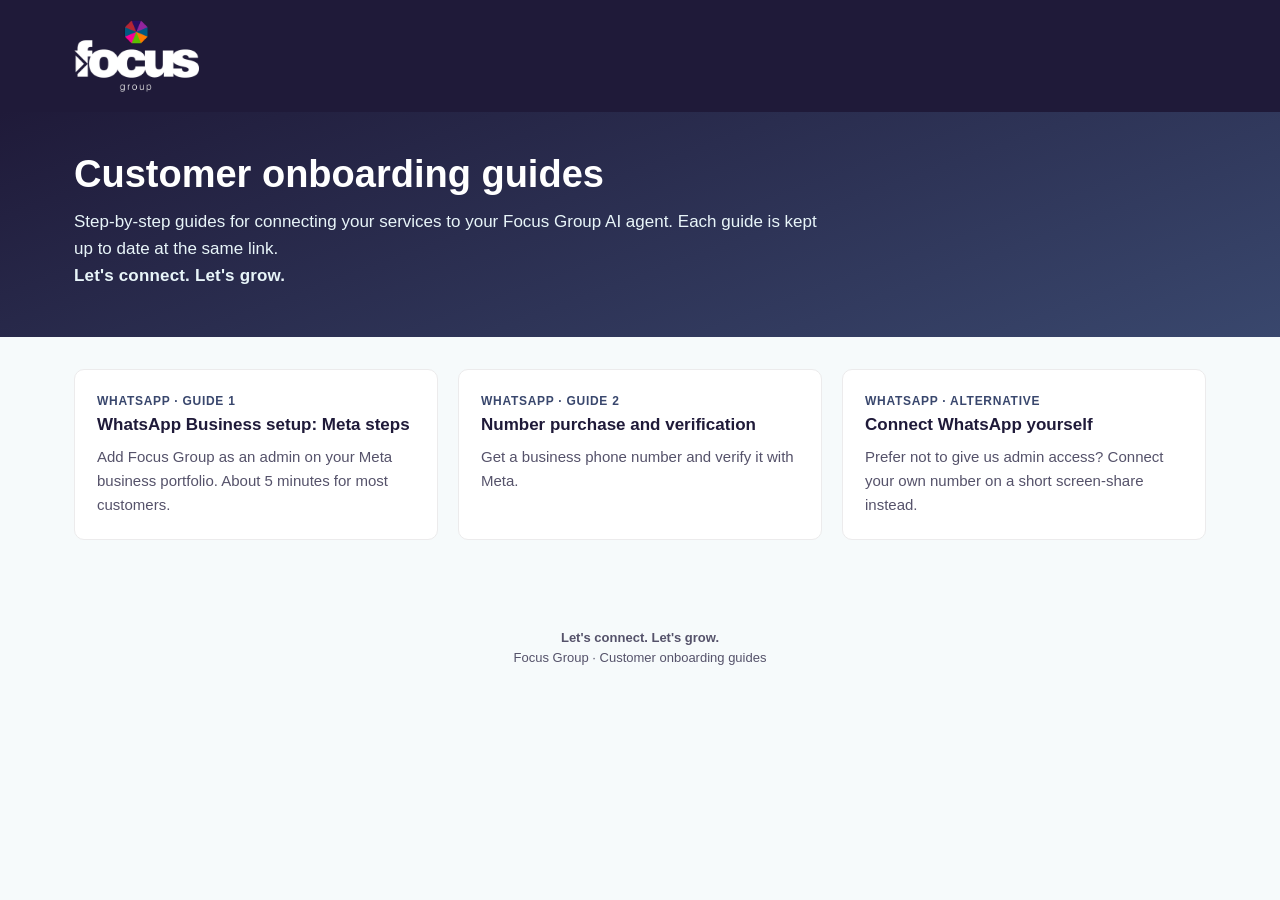
<file: index.html>
<!DOCTYPE html>
<html lang="en-GB">
<head>
<meta charset="utf-8">
<meta name="viewport" content="width=device-width, initial-scale=1">
<title>Customer onboarding guides | Focus Group</title>
<meta name="description" content="Focus Group customer onboarding guides for AI agents.">
<link rel="icon" type="image/png" href="assets/img/favicon.png">
<link rel="apple-touch-icon" href="assets/img/apple-touch-icon.png">
<link rel="stylesheet" href="assets/style.css">
</head>
<body>

<header class="site-header">
  <div class="wrap">
    <a class="logo" href="./" aria-label="Focus Group home"><img src="assets/img/focus-group-logo-white.png" alt="Focus Group"></a>
  </div>
</header>

<div class="hero">
  <div class="wrap">
    <img class="print-logo" src="assets/img/focus-group-logo-navy.png" alt="Focus Group">
    <h1>Customer onboarding guides</h1>
    <p>Step-by-step guides for connecting your services to your Focus Group AI agent. Each guide is kept up to date at the same link.</p>
    <p class="strap">Let's connect. Let's grow.</p>
  </div>
</div>

<div class="layout" style="grid-template-columns: 1fr;">
  <main>
    <div class="cards">
      <a class="card" href="whatsapp/">
        <div class="tag">WhatsApp · Guide 1</div>
        <h3>WhatsApp Business setup: Meta steps</h3>
        <p>Add Focus Group as an admin on your Meta business portfolio. About 5 minutes for most customers.</p>
      </a>
      <a class="card" href="whatsapp/number/">
        <div class="tag">WhatsApp · Guide 2</div>
        <h3>Number purchase and verification</h3>
        <p>Get a business phone number and verify it with Meta.</p>
      </a>
      <a class="card" href="whatsapp/self-connect/">
        <div class="tag">WhatsApp · Alternative</div>
        <h3>Connect WhatsApp yourself</h3>
        <p>Prefer not to give us admin access? Connect your own number on a short screen-share instead.</p>
      </a>
    </div>
  </main>
</div>

<footer><strong>Let's connect. Let's grow.</strong><br>Focus Group · Customer onboarding guides</footer>
</body>
</html>
</file>
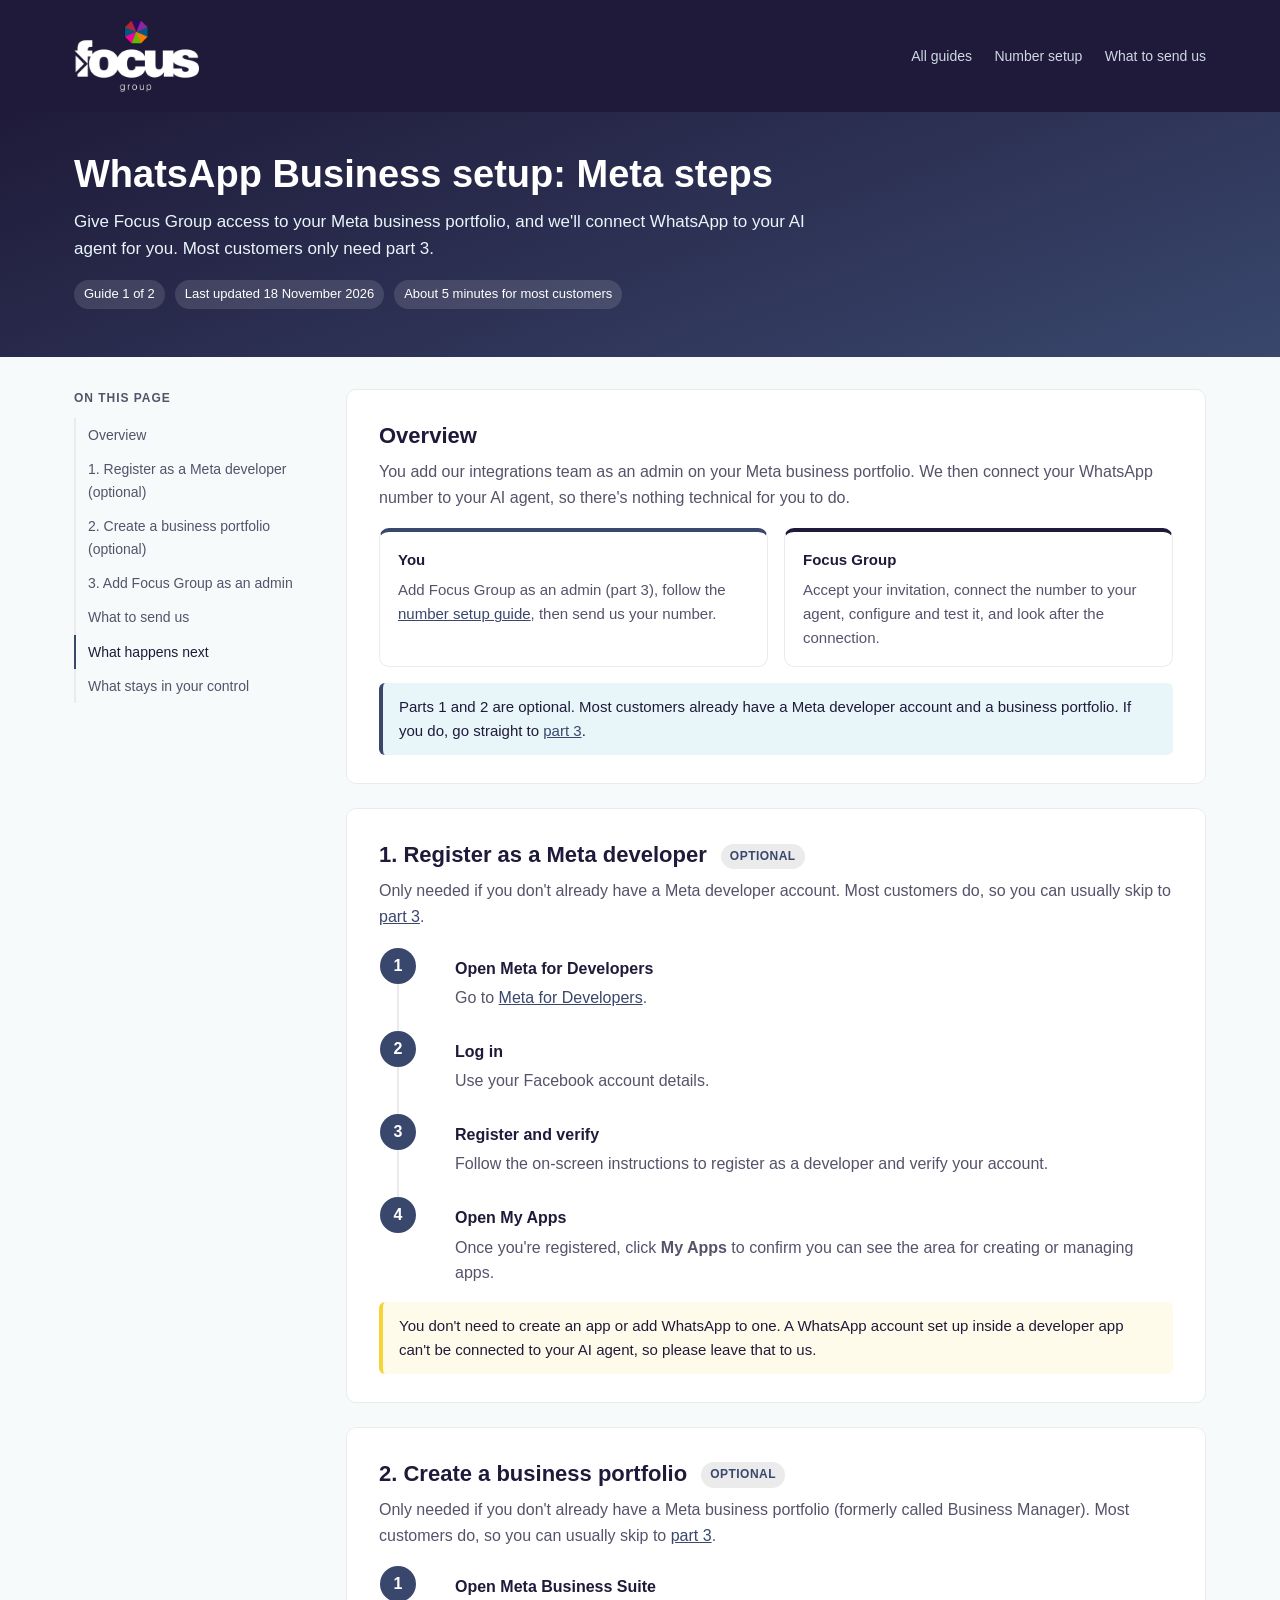
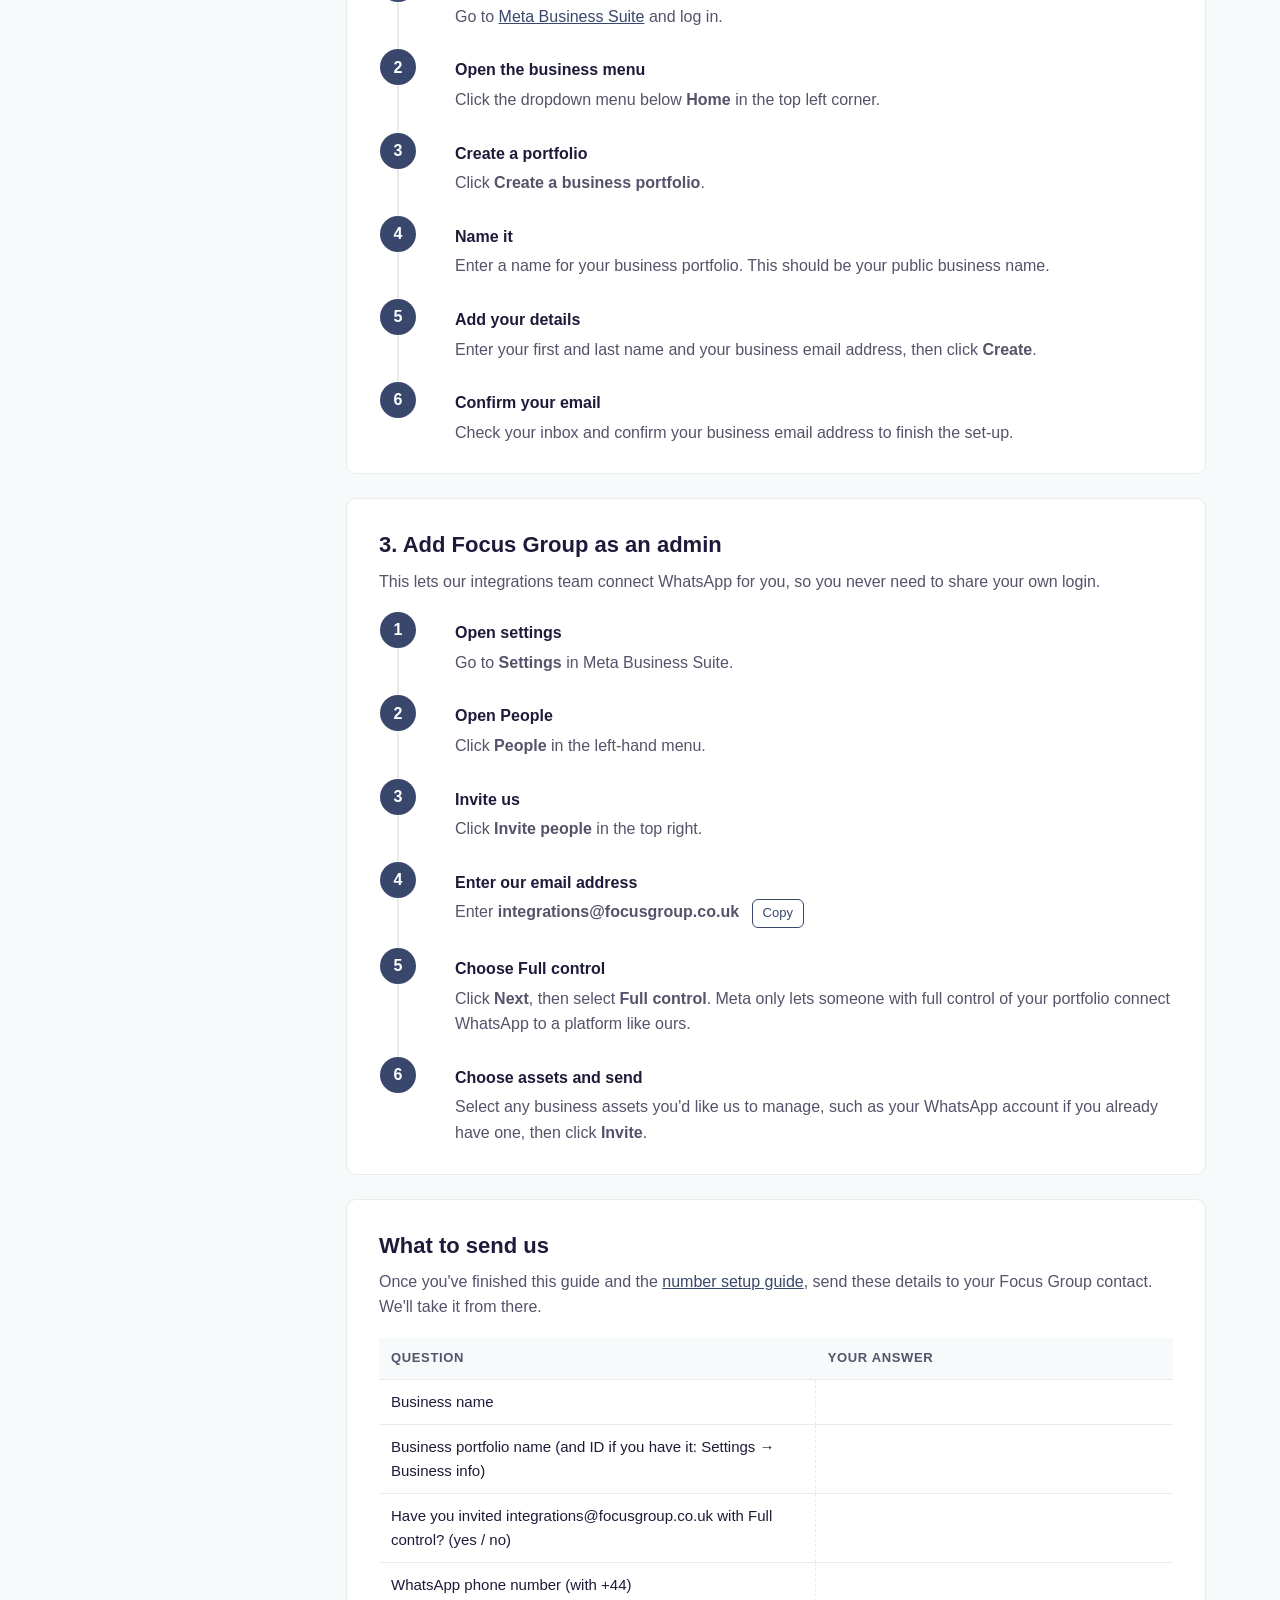
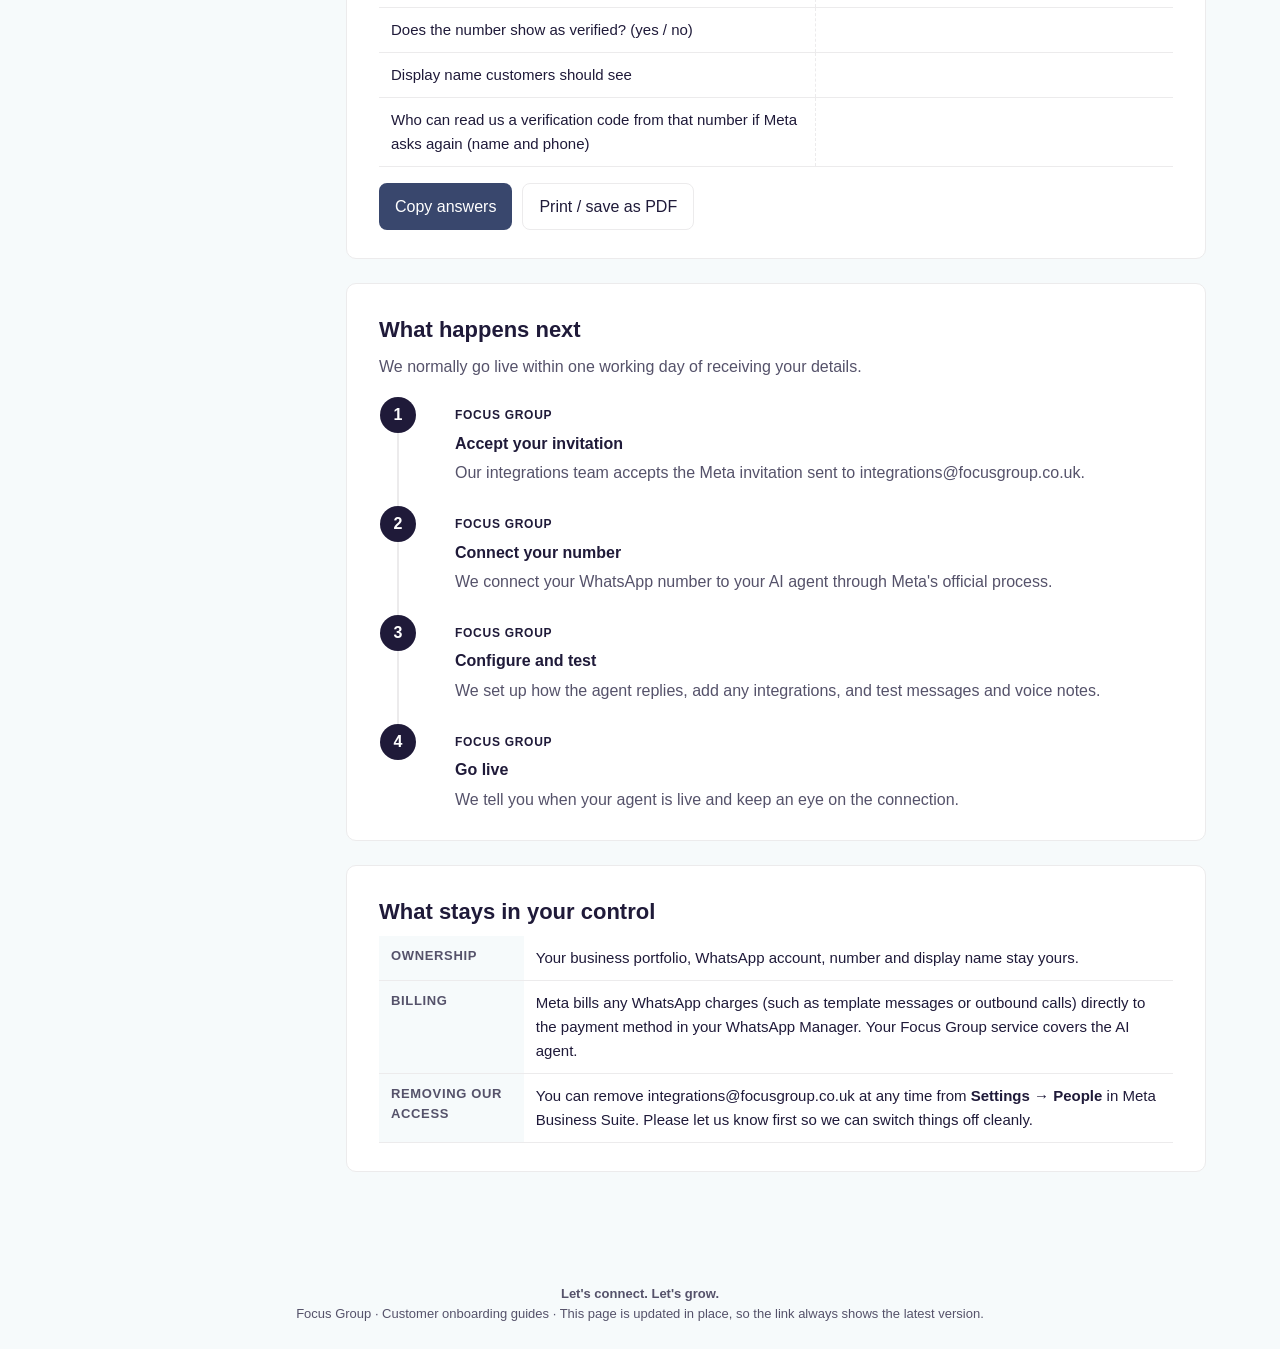
<file: whatsapp/index.html>
<!DOCTYPE html>
<html lang="en-GB">
<head>
<meta charset="utf-8">
<meta name="viewport" content="width=device-width, initial-scale=1">
<title>WhatsApp Business setup: Meta steps | Focus Group</title>
<meta name="description" content="Set up your Meta business portfolio and give Focus Group access so we can connect WhatsApp to your AI agent.">
<link rel="icon" type="image/png" href="../assets/img/favicon.png">
<link rel="apple-touch-icon" href="../assets/img/apple-touch-icon.png">
<link rel="stylesheet" href="../assets/style.css">
</head>
<body>

<header class="site-header">
  <div class="wrap">
    <a class="logo" href="../" aria-label="Focus Group home"><img src="../assets/img/focus-group-logo-white.png" alt="Focus Group"></a>
    <nav>
      <a href="../">All guides</a>
      <a href="number/">Number setup</a>
      <a href="#send">What to send us</a>
    </nav>
  </div>
</header>

<div class="hero">
  <div class="wrap">
    <img class="print-logo" src="../assets/img/focus-group-logo-navy.png" alt="Focus Group">
    <h1>WhatsApp Business setup: Meta steps</h1>
    <p>Give Focus Group access to your Meta business portfolio, and we'll connect WhatsApp to your AI agent for you. Most customers only need part 3.</p>
    <div class="meta">
      <span class="pill">Guide 1 of 2</span>
      <span class="pill">Last updated 18 November 2026</span>
      <span class="pill">About 5 minutes for most customers</span>
    </div>
  </div>
</div>

<div class="layout">
  <aside class="toc">
    <h2>On this page</h2>
    <ol>
      <li><a href="#overview">Overview</a></li>
      <li><a href="#developer">1. Register as a Meta developer (optional)</a></li>
      <li><a href="#portfolio">2. Create a business portfolio (optional)</a></li>
      <li><a href="#access">3. Add Focus Group as an admin</a></li>
      <li><a href="#send">What to send us</a></li>
      <li><a href="#next">What happens next</a></li>
      <li><a href="#control">What stays in your control</a></li>
    </ol>
  </aside>

  <main>
    <section id="overview">
      <h2>Overview</h2>
      <p class="lead">You add our integrations team as an admin on your Meta business portfolio. We then connect your WhatsApp number to your AI agent, so there's nothing technical for you to do.</p>
      <div class="roles">
        <div class="role you">
          <h3>You</h3>
          <p>Add Focus Group as an admin (part 3), follow the <a href="number/">number setup guide</a>, then send us your number.</p>
        </div>
        <div class="role us">
          <h3>Focus Group</h3>
          <p>Accept your invitation, connect the number to your agent, configure and test it, and look after the connection.</p>
        </div>
      </div>
      <p class="note">Parts 1 and 2 are optional. Most customers already have a Meta developer account and a business portfolio. If you do, go straight to <a href="#access">part 3</a>.</p>
    </section>

    <section id="developer">
      <h2>1. Register as a Meta developer <span class="optional">Optional</span></h2>
      <p class="lead">Only needed if you don't already have a Meta developer account. Most customers do, so you can usually skip to <a href="#access">part 3</a>.</p>
      <ol class="steps">
        <li><h3>Open Meta for Developers</h3><p>Go to <a href="https://developers.facebook.com/" target="_blank" rel="noopener">Meta for Developers</a>.</p></li>
        <li><h3>Log in</h3><p>Use your Facebook account details.</p></li>
        <li><h3>Register and verify</h3><p>Follow the on-screen instructions to register as a developer and verify your account.</p></li>
        <li><h3>Open My Apps</h3><p>Once you're registered, click <strong>My Apps</strong> to confirm you can see the area for creating or managing apps.</p></li>
      </ol>
      <p class="note warn">You don't need to create an app or add WhatsApp to one. A WhatsApp account set up inside a developer app can't be connected to your AI agent, so please leave that to us.</p>
    </section>

    <section id="portfolio">
      <h2>2. Create a business portfolio <span class="optional">Optional</span></h2>
      <p class="lead">Only needed if you don't already have a Meta business portfolio (formerly called Business Manager). Most customers do, so you can usually skip to <a href="#access">part 3</a>.</p>
      <ol class="steps">
        <li><h3>Open Meta Business Suite</h3><p>Go to <a href="https://business.facebook.com/" target="_blank" rel="noopener">Meta Business Suite</a> and log in.</p></li>
        <li><h3>Open the business menu</h3><p>Click the dropdown menu below <strong>Home</strong> in the top left corner.</p></li>
        <li><h3>Create a portfolio</h3><p>Click <strong>Create a business portfolio</strong>.</p></li>
        <li><h3>Name it</h3><p>Enter a name for your business portfolio. This should be your public business name.</p></li>
        <li><h3>Add your details</h3><p>Enter your first and last name and your business email address, then click <strong>Create</strong>.</p></li>
        <li><h3>Confirm your email</h3><p>Check your inbox and confirm your business email address to finish the set-up.</p></li>
      </ol>
    </section>

    <section id="access">
      <h2>3. Add Focus Group as an admin</h2>
      <p class="lead">This lets our integrations team connect WhatsApp for you, so you never need to share your own login.</p>
      <ol class="steps">
        <li><h3>Open settings</h3><p>Go to <strong>Settings</strong> in Meta Business Suite.</p></li>
        <li><h3>Open People</h3><p>Click <strong>People</strong> in the left-hand menu.</p></li>
        <li><h3>Invite us</h3><p>Click <strong>Invite people</strong> in the top right.</p></li>
        <li><h3>Enter our email address</h3><p>Enter <strong class="copyable">integrations@focusgroup.co.uk</strong> <button class="copy-btn" data-copy="integrations@focusgroup.co.uk" type="button">Copy</button></p></li>
        <li><h3>Choose Full control</h3><p>Click <strong>Next</strong>, then select <strong>Full control</strong>. Meta only lets someone with full control of your portfolio connect WhatsApp to a platform like ours.</p></li>
        <li><h3>Choose assets and send</h3><p>Select any business assets you'd like us to manage, such as your WhatsApp account if you already have one, then click <strong>Invite</strong>.</p></li>
      </ol>
    </section>

    <section id="send">
      <h2>What to send us</h2>
      <p class="lead">Once you've finished this guide and the <a href="number/">number setup guide</a>, send these details to your Focus Group contact. We'll take it from there.</p>
      <table class="form-table" id="readiness">
        <thead><tr><th>Question</th><th>Your answer</th></tr></thead>
        <tbody>
          <tr><td>Business name</td><td contenteditable="true"></td></tr>
          <tr><td>Business portfolio name (and ID if you have it: Settings → Business info)</td><td contenteditable="true"></td></tr>
          <tr><td>Have you invited integrations@focusgroup.co.uk with Full control? (yes / no)</td><td contenteditable="true"></td></tr>
          <tr><td>WhatsApp phone number (with +44)</td><td contenteditable="true"></td></tr>
          <tr><td>Does the number show as verified? (yes / no)</td><td contenteditable="true"></td></tr>
          <tr><td>Display name customers should see</td><td contenteditable="true"></td></tr>
          <tr><td>Who can read us a verification code from that number if Meta asks again (name and phone)</td><td contenteditable="true"></td></tr>
        </tbody>
      </table>
      <div class="actions">
        <button class="btn" id="copy" type="button">Copy answers</button>
        <button class="btn secondary" type="button" onclick="window.print()">Print / save as PDF</button>
      </div>
      <p class="note" id="copied" hidden>Copied. Paste it into an email to your Focus Group contact.</p>
    </section>

    <section id="next">
      <h2>What happens next</h2>
      <p class="lead">We normally go live within one working day of receiving your details.</p>
      <ol class="steps ours">
        <li><span class="who">Focus Group</span><h3>Accept your invitation</h3><p>Our integrations team accepts the Meta invitation sent to integrations@focusgroup.co.uk.</p></li>
        <li><span class="who">Focus Group</span><h3>Connect your number</h3><p>We connect your WhatsApp number to your AI agent through Meta's official process.</p></li>
        <li><span class="who">Focus Group</span><h3>Configure and test</h3><p>We set up how the agent replies, add any integrations, and test messages and voice notes.</p></li>
        <li><span class="who">Focus Group</span><h3>Go live</h3><p>We tell you when your agent is live and keep an eye on the connection.</p></li>
      </ol>
    </section>

    <section id="control">
      <h2>What stays in your control</h2>
      <table>
        <tbody>
          <tr><th scope="row">Ownership</th><td>Your business portfolio, WhatsApp account, number and display name stay yours.</td></tr>
          <tr><th scope="row">Billing</th><td>Meta bills any WhatsApp charges (such as template messages or outbound calls) directly to the payment method in your WhatsApp Manager. Your Focus Group service covers the AI agent.</td></tr>
          <tr><th scope="row">Removing our access</th><td>You can remove integrations@focusgroup.co.uk at any time from <strong>Settings → People</strong> in Meta Business Suite. Please let us know first so we can switch things off cleanly.</td></tr>
        </tbody>
      </table>
    </section>
  </main>
</div>

<footer><strong>Let's connect. Let's grow.</strong><br>Focus Group · Customer onboarding guides · This page is updated in place, so the link always shows the latest version.</footer>

<script>
  document.querySelectorAll('.copy-btn').forEach(b => b.addEventListener('click', async () => {
    try { await navigator.clipboard.writeText(b.dataset.copy); b.textContent = 'Copied'; } catch (e) {}
  }));
  const copy = document.getElementById('copy');
  copy.addEventListener('click', async () => {
    const rows = [...document.querySelectorAll('#readiness tbody tr')];
    const text = 'WhatsApp set-up details\n\n' + rows.map(r => {
      const [q, a] = r.querySelectorAll('td');
      return q.innerText.trim() + ':\n' + (a.innerText.trim() || '-') + '\n';
    }).join('\n');
    try { await navigator.clipboard.writeText(text); } catch (e) {
      const t = document.createElement('textarea'); t.value = text; document.body.appendChild(t);
      t.select(); document.execCommand('copy'); t.remove();
    }
    document.getElementById('copied').hidden = false;
  });
  const links = [...document.querySelectorAll('.toc a')];
  const obs = new IntersectionObserver(entries => {
    entries.forEach(e => { if (e.isIntersecting) links.forEach(l => l.classList.toggle('active', l.getAttribute('href') === '#' + e.target.id)); });
  }, { rootMargin: '-30% 0px -60% 0px' });
  document.querySelectorAll('main section').forEach(s => obs.observe(s));
</script>
</body>
</html>
</file>
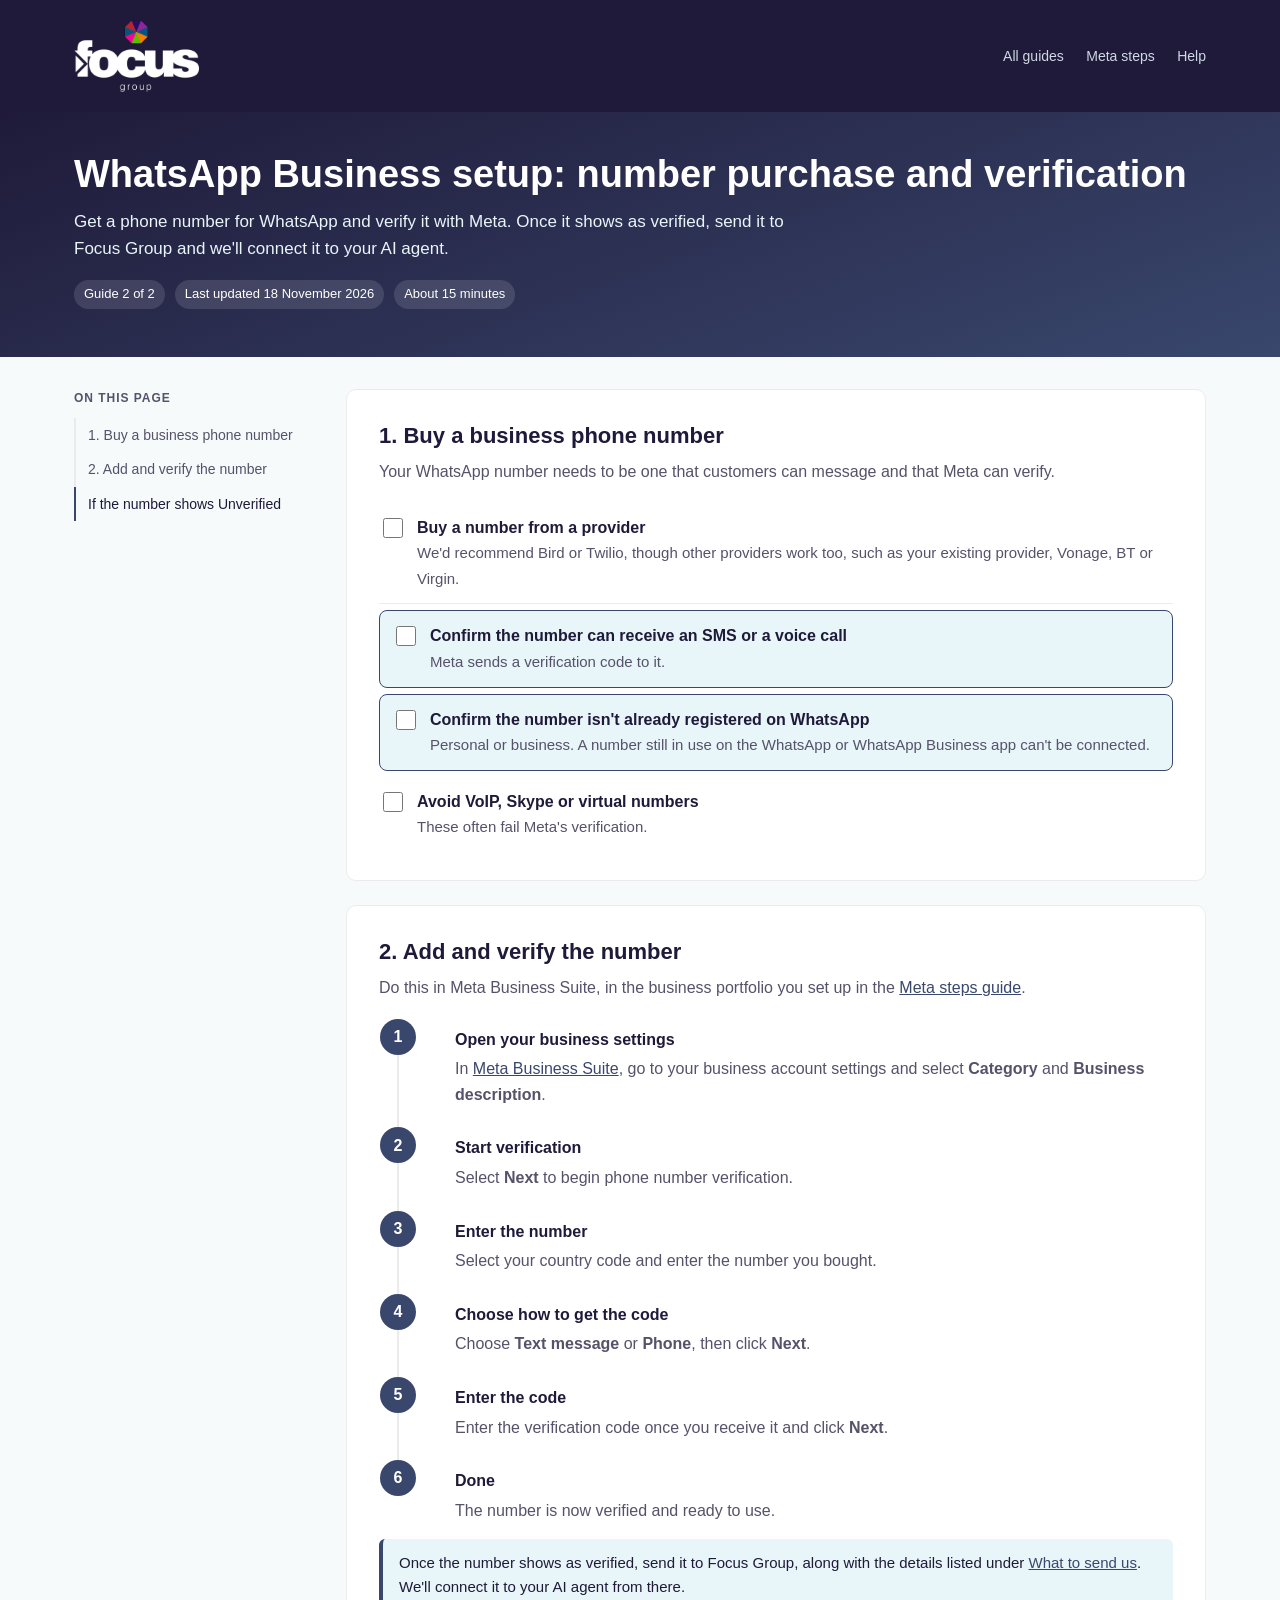
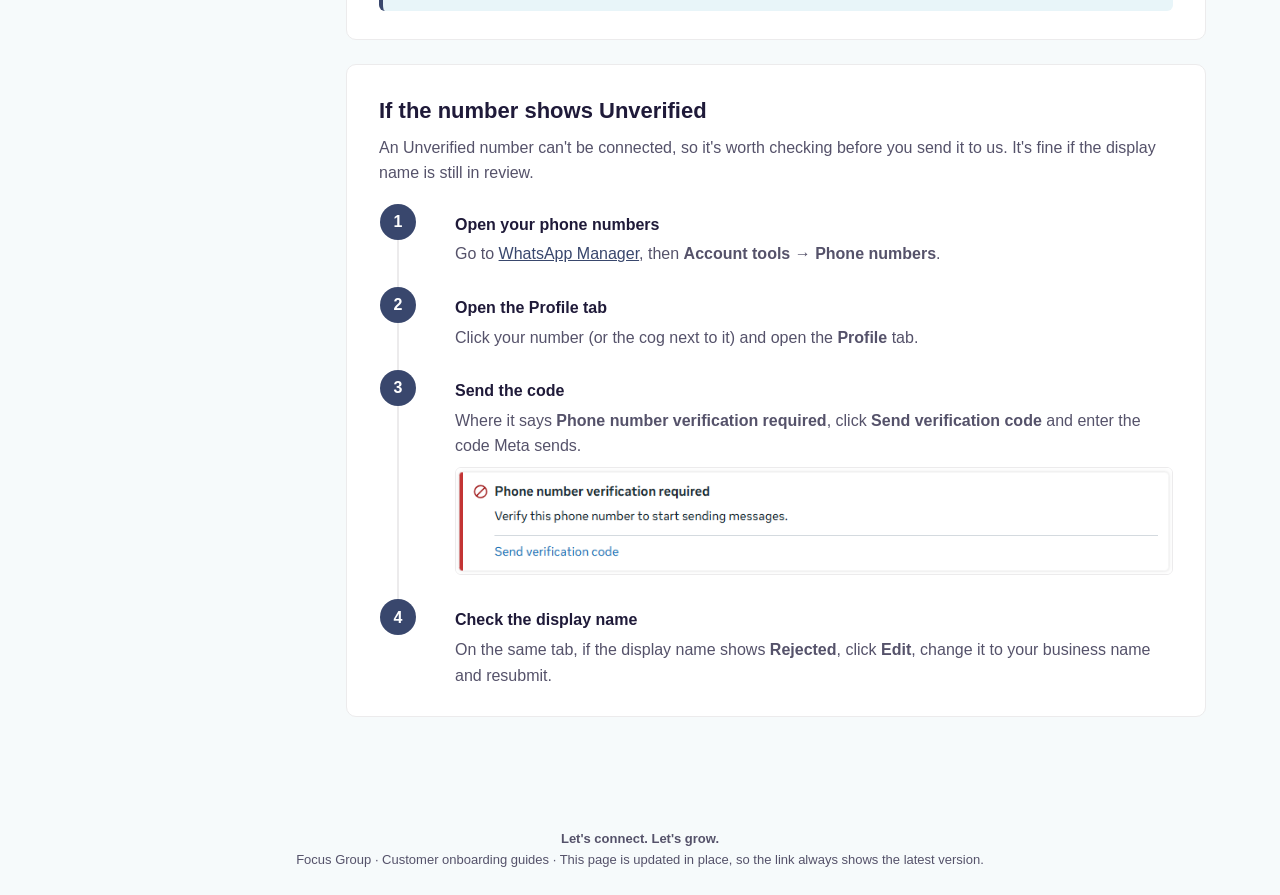
<file: whatsapp/number/index.html>
<!DOCTYPE html>
<html lang="en-GB">
<head>
<meta charset="utf-8">
<meta name="viewport" content="width=device-width, initial-scale=1">
<title>WhatsApp Business setup: number purchase and verification | Focus Group</title>
<meta name="description" content="Buy a business phone number and verify it with Meta, ready for Focus Group to connect WhatsApp to your AI agent.">
<link rel="icon" type="image/png" href="../../assets/img/favicon.png">
<link rel="apple-touch-icon" href="../../assets/img/apple-touch-icon.png">
<link rel="stylesheet" href="../../assets/style.css">
</head>
<body>

<header class="site-header">
  <div class="wrap">
    <a class="logo" href="../../" aria-label="Focus Group home"><img src="../../assets/img/focus-group-logo-white.png" alt="Focus Group"></a>
    <nav>
      <a href="../../">All guides</a>
      <a href="../">Meta steps</a>
      <a href="#help">Help</a>
    </nav>
  </div>
</header>

<div class="hero">
  <div class="wrap">
    <img class="print-logo" src="../../assets/img/focus-group-logo-navy.png" alt="Focus Group">
    <h1>WhatsApp Business setup: number purchase and verification</h1>
    <p>Get a phone number for WhatsApp and verify it with Meta. Once it shows as verified, send it to Focus Group and we'll connect it to your AI agent.</p>
    <div class="meta">
      <span class="pill">Guide 2 of 2</span>
      <span class="pill">Last updated 18 November 2026</span>
      <span class="pill">About 15 minutes</span>
    </div>
  </div>
</div>

<div class="layout">
  <aside class="toc">
    <h2>On this page</h2>
    <ol>
      <li><a href="#buy">1. Buy a business phone number</a></li>
      <li><a href="#verify">2. Add and verify the number</a></li>
      <li><a href="#help">If the number shows Unverified</a></li>
    </ol>
  </aside>

  <main>
    <section id="buy">
      <h2>1. Buy a business phone number</h2>
      <p class="lead">Your WhatsApp number needs to be one that customers can message and that Meta can verify.</p>
      <ul class="checklist">
        <li><input type="checkbox" aria-label="done"><div><strong>Buy a number from a provider</strong><span>We'd recommend Bird or Twilio, though other providers work too, such as your existing provider, Vonage, BT or Virgin.</span></div></li>
        <li class="key"><input type="checkbox" aria-label="done"><div><strong>Confirm the number can receive an SMS or a voice call</strong><span>Meta sends a verification code to it.</span></div></li>
        <li class="key"><input type="checkbox" aria-label="done"><div><strong>Confirm the number isn't already registered on WhatsApp</strong><span>Personal or business. A number still in use on the WhatsApp or WhatsApp Business app can't be connected.</span></div></li>
        <li><input type="checkbox" aria-label="done"><div><strong>Avoid VoIP, Skype or virtual numbers</strong><span>These often fail Meta's verification.</span></div></li>
      </ul>
    </section>

    <section id="verify">
      <h2>2. Add and verify the number</h2>
      <p class="lead">Do this in Meta Business Suite, in the business portfolio you set up in the <a href="../">Meta steps guide</a>.</p>
      <ol class="steps">
        <li><h3>Open your business settings</h3><p>In <a href="https://business.facebook.com/" target="_blank" rel="noopener">Meta Business Suite</a>, go to your business account settings and select <strong>Category</strong> and <strong>Business description</strong>.</p></li>
        <li><h3>Start verification</h3><p>Select <strong>Next</strong> to begin phone number verification.</p></li>
        <li><h3>Enter the number</h3><p>Select your country code and enter the number you bought.</p></li>
        <li><h3>Choose how to get the code</h3><p>Choose <strong>Text message</strong> or <strong>Phone</strong>, then click <strong>Next</strong>.</p></li>
        <li><h3>Enter the code</h3><p>Enter the verification code once you receive it and click <strong>Next</strong>.</p></li>
        <li><h3>Done</h3><p>The number is now verified and ready to use.</p></li>
      </ol>
      <p class="note">Once the number shows as verified, send it to Focus Group, along with the details listed under <a href="../#send">What to send us</a>. We'll connect it to your AI agent from there.</p>
    </section>

    <section id="help">
      <h2>If the number shows Unverified</h2>
      <p class="lead">An Unverified number can't be connected, so it's worth checking before you send it to us. It's fine if the display name is still in review.</p>
      <ol class="steps">
        <li><h3>Open your phone numbers</h3><p>Go to <a href="https://business.facebook.com/wa/manage/phone-numbers/" target="_blank" rel="noopener">WhatsApp Manager</a>, then <strong>Account tools → Phone numbers</strong>.</p></li>
        <li><h3>Open the Profile tab</h3><p>Click your number (or the cog next to it) and open the <strong>Profile</strong> tab.</p></li>
        <li><h3>Send the code</h3><p>Where it says <strong>Phone number verification required</strong>, click <strong>Send verification code</strong> and enter the code Meta sends.</p>
          <img class="shot" src="../../assets/img/wa-manager-verify.png" alt="WhatsApp Manager message: Phone number verification required, with a Send verification code link"></li>
        <li><h3>Check the display name</h3><p>On the same tab, if the display name shows <strong>Rejected</strong>, click <strong>Edit</strong>, change it to your business name and resubmit.</p></li>
      </ol>
    </section>
  </main>
</div>

<footer><strong>Let's connect. Let's grow.</strong><br>Focus Group · Customer onboarding guides · This page is updated in place, so the link always shows the latest version.</footer>

<script>
  const links = [...document.querySelectorAll('.toc a')];
  const obs = new IntersectionObserver(entries => {
    entries.forEach(e => { if (e.isIntersecting) links.forEach(l => l.classList.toggle('active', l.getAttribute('href') === '#' + e.target.id)); });
  }, { rootMargin: '-30% 0px -60% 0px' });
  document.querySelectorAll('main section').forEach(s => obs.observe(s));
</script>
</body>
</html>
</file>
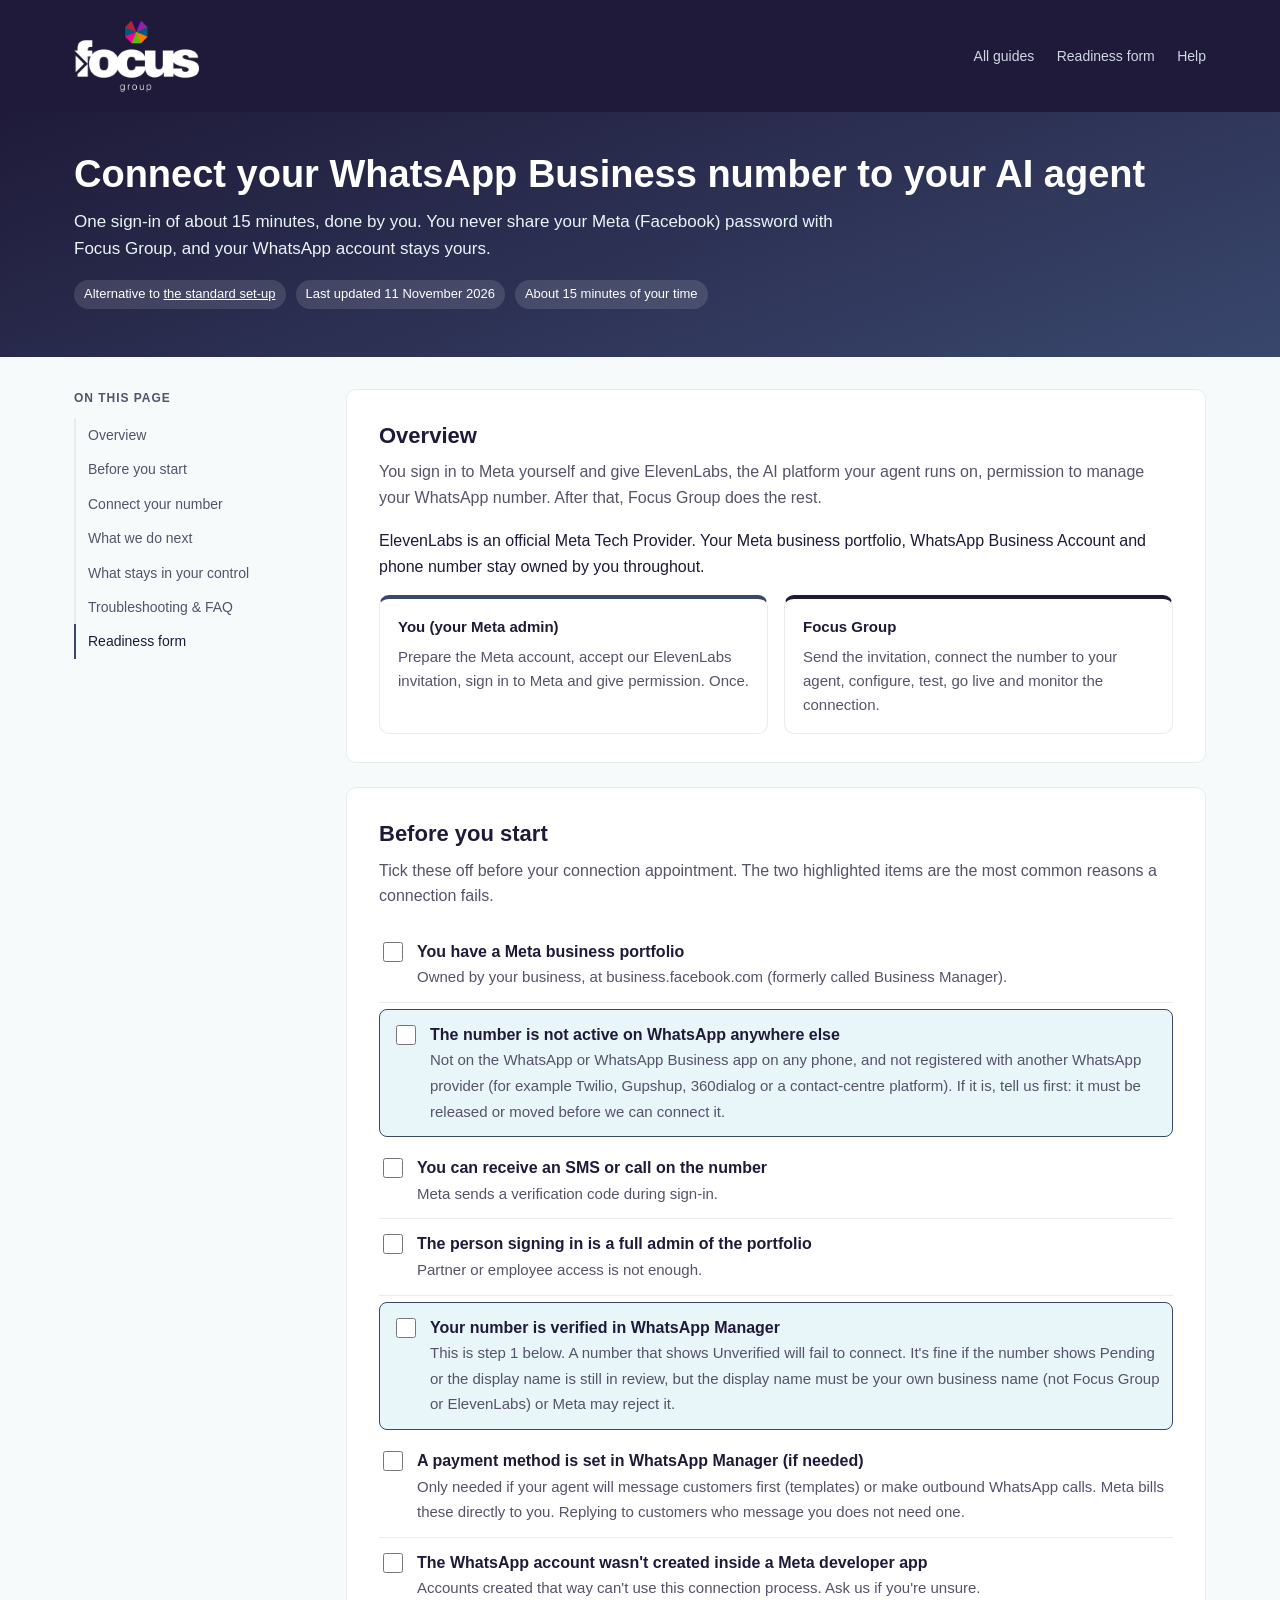
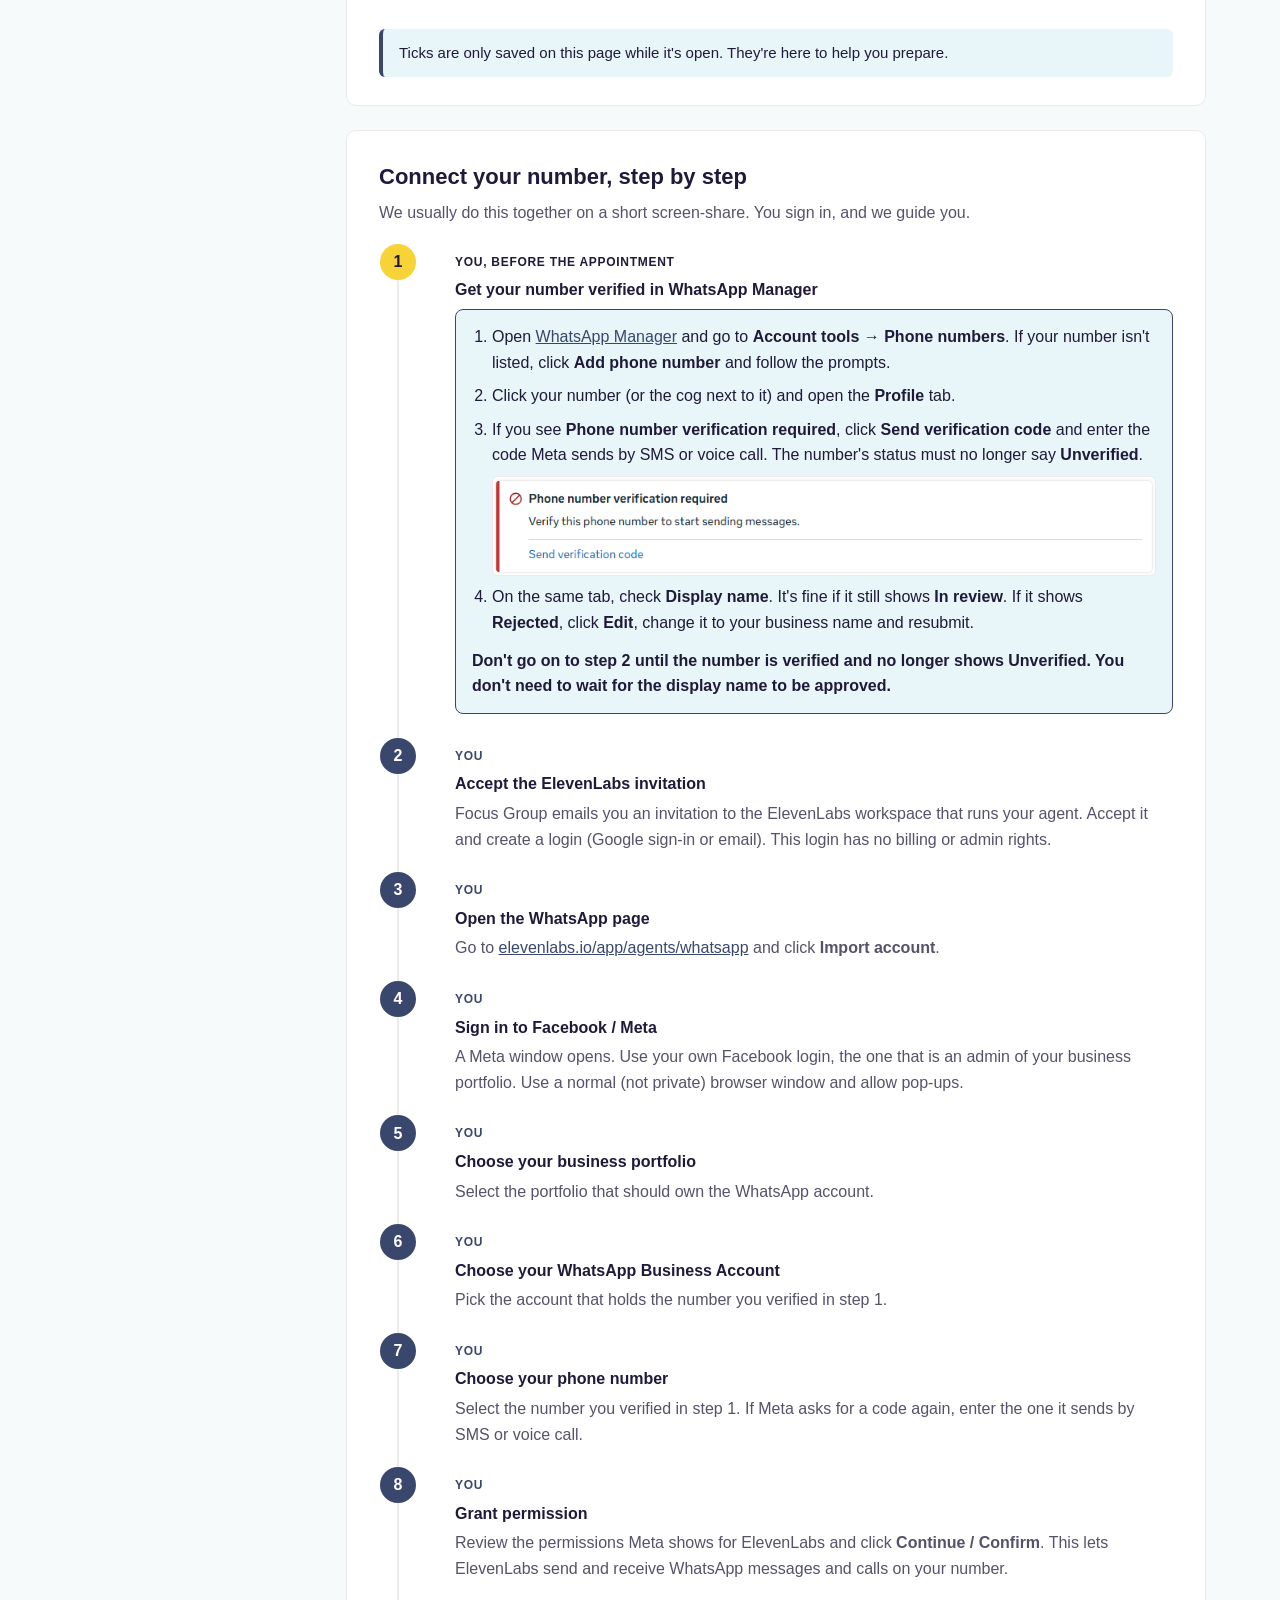
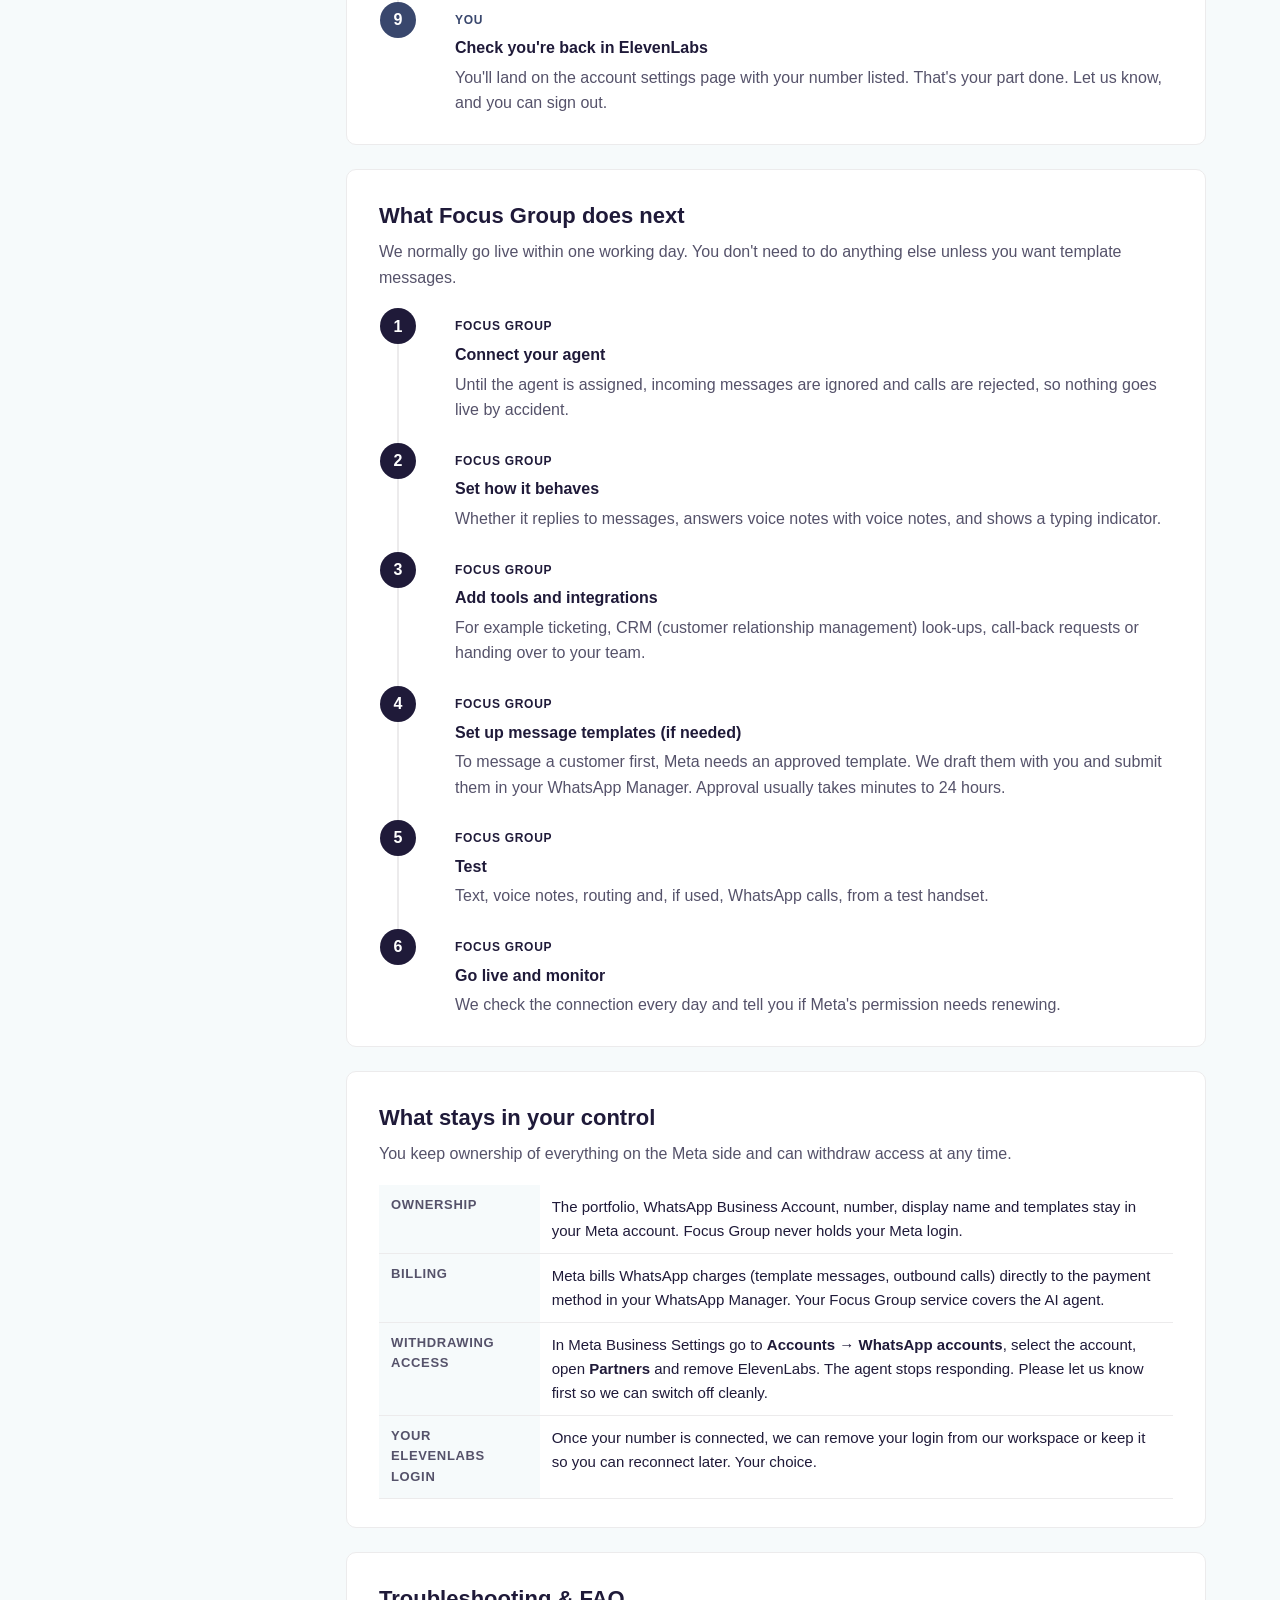
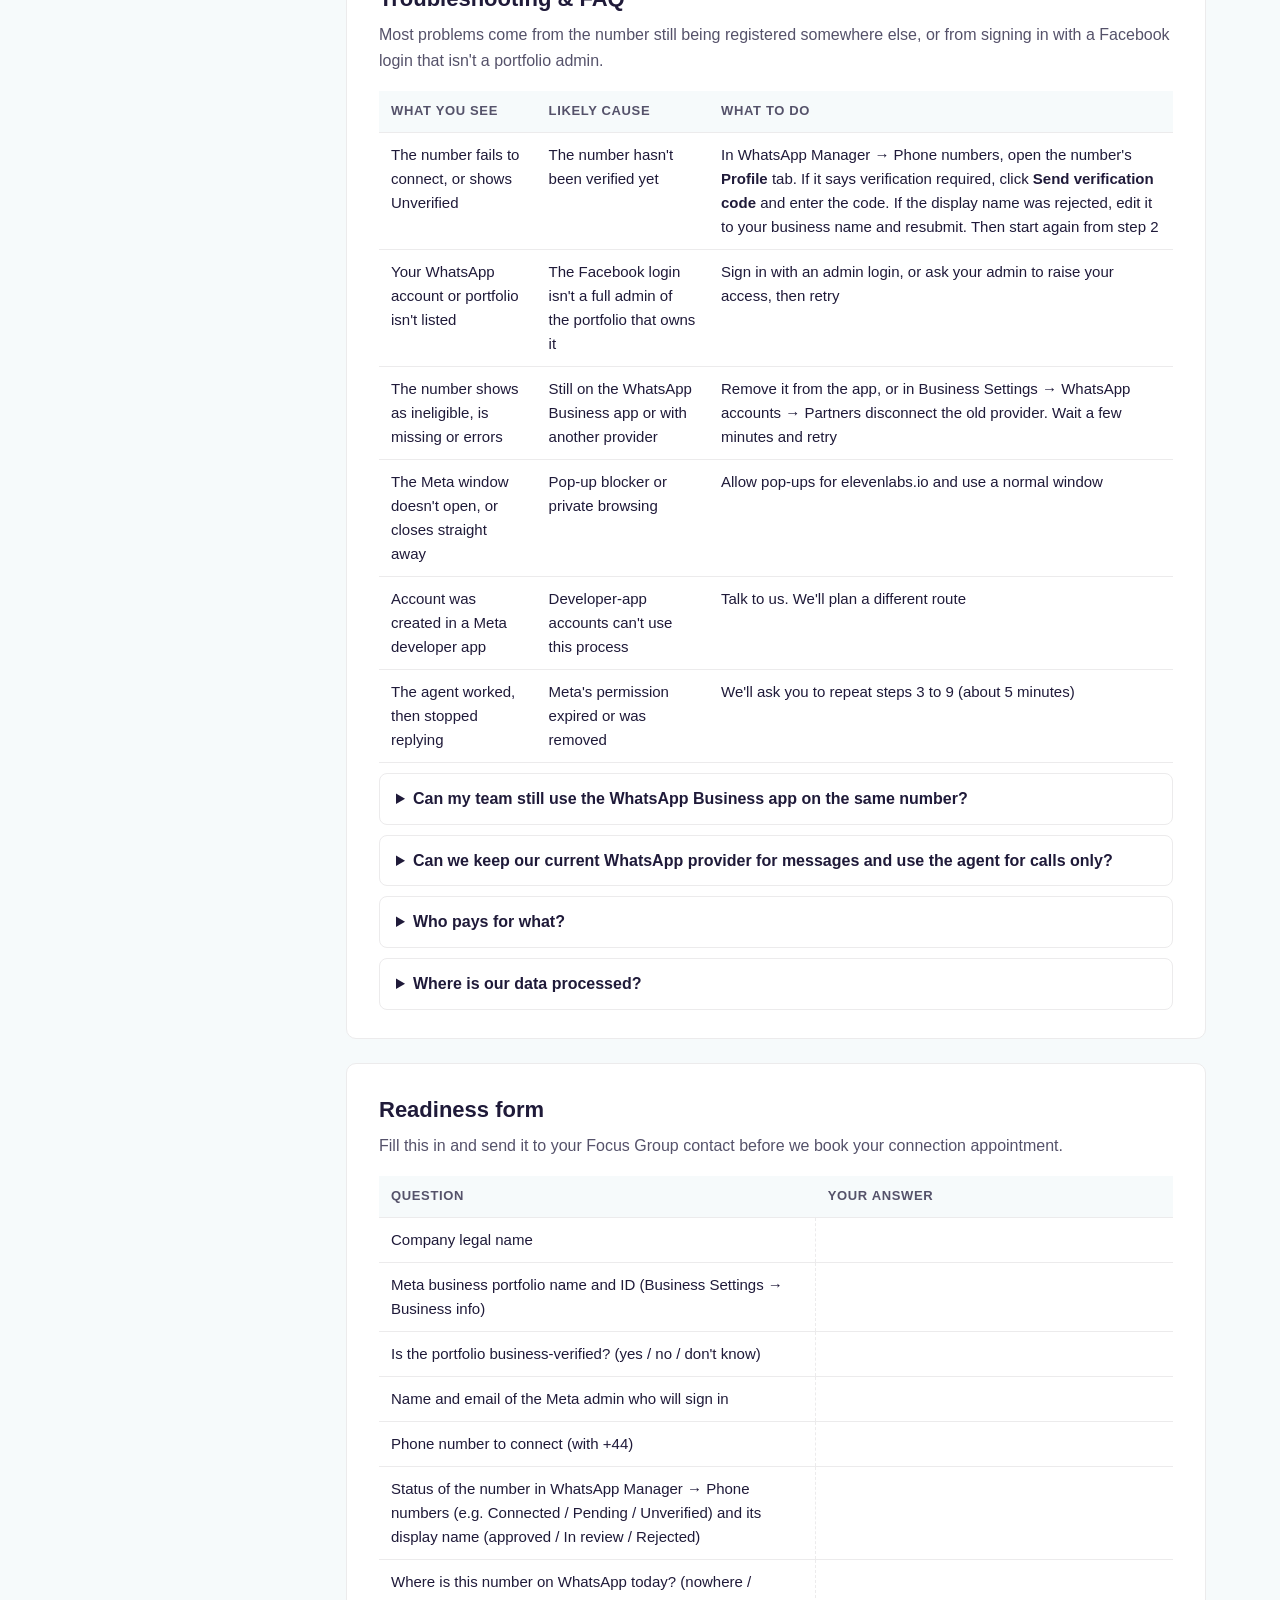
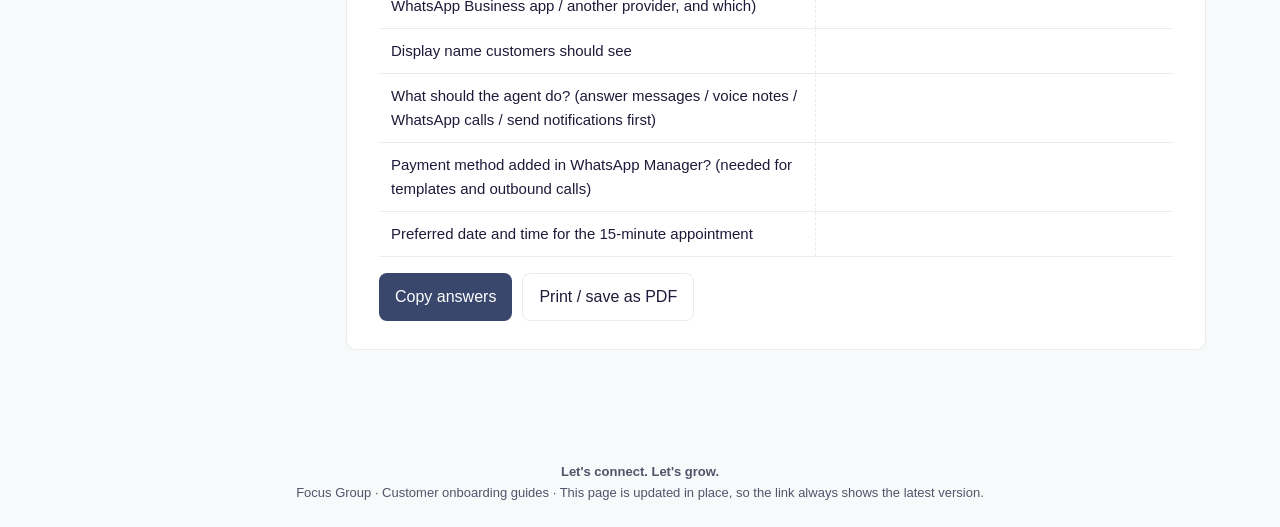
<file: whatsapp/self-connect/index.html>
<!DOCTYPE html>
<html lang="en-GB">
<head>
<meta charset="utf-8">
<meta name="viewport" content="width=device-width, initial-scale=1">
<title>Connect your WhatsApp Business number to your AI agent | Focus Group</title>
<meta name="description" content="How to connect your WhatsApp Business number to your Focus Group AI agent, without sharing your Meta login.">
<link rel="icon" type="image/png" href="../../assets/img/favicon.png">
<link rel="apple-touch-icon" href="../../assets/img/apple-touch-icon.png">
<link rel="stylesheet" href="../../assets/style.css">
</head>
<body>

<header class="site-header">
  <div class="wrap">
    <a class="logo" href="../../" aria-label="Focus Group home"><img src="../../assets/img/focus-group-logo-white.png" alt="Focus Group"></a>
    <nav>
      <a href="../../">All guides</a>
      <a href="#form">Readiness form</a>
      <a href="#help">Help</a>
    </nav>
  </div>
</header>

<div class="hero">
  <div class="wrap">
    <img class="print-logo" src="../../assets/img/focus-group-logo-navy.png" alt="Focus Group">
    <h1>Connect your WhatsApp Business number to your AI agent</h1>
    <p>One sign-in of about 15 minutes, done by you. You never share your Meta (Facebook) password with Focus Group, and your WhatsApp account stays yours.</p>
    <div class="meta">
      <span class="pill">Alternative to <a href="../" style="color:inherit">the standard set-up</a></span>
      <span class="pill">Last updated 11 November 2026</span>
      <span class="pill">About 15 minutes of your time</span>
    </div>
  </div>
</div>

<div class="layout">
  <aside class="toc">
    <h2>On this page</h2>
    <ol>
      <li><a href="#overview">Overview</a></li>
      <li><a href="#before">Before you start</a></li>
      <li><a href="#steps">Connect your number</a></li>
      <li><a href="#next">What we do next</a></li>
      <li><a href="#control">What stays in your control</a></li>
      <li><a href="#help">Troubleshooting &amp; FAQ</a></li>
      <li><a href="#form">Readiness form</a></li>
    </ol>
  </aside>

  <main>
    <section id="overview">
      <h2>Overview</h2>
      <p class="lead">You sign in to Meta yourself and give ElevenLabs, the AI platform your agent runs on, permission to manage your WhatsApp number. After that, Focus Group does the rest.</p>
      <p>ElevenLabs is an official Meta Tech Provider. Your Meta business portfolio, WhatsApp Business Account and phone number stay owned by you throughout.</p>
      <div class="roles">
        <div class="role you">
          <h3>You (your Meta admin)</h3>
          <p>Prepare the Meta account, accept our ElevenLabs invitation, sign in to Meta and give permission. Once.</p>
        </div>
        <div class="role us">
          <h3>Focus Group</h3>
          <p>Send the invitation, connect the number to your agent, configure, test, go live and monitor the connection.</p>
        </div>
      </div>
    </section>

    <section id="before">
      <h2>Before you start</h2>
      <p class="lead">Tick these off before your connection appointment. The two highlighted items are the most common reasons a connection fails.</p>
      <ul class="checklist">
        <li><input type="checkbox" aria-label="done"><div><strong>You have a Meta business portfolio</strong><span>Owned by your business, at business.facebook.com (formerly called Business Manager).</span></div></li>
        <li class="key"><input type="checkbox" aria-label="done"><div><strong>The number is not active on WhatsApp anywhere else</strong><span>Not on the WhatsApp or WhatsApp Business app on any phone, and not registered with another WhatsApp provider (for example Twilio, Gupshup, 360dialog or a contact-centre platform). If it is, tell us first: it must be released or moved before we can connect it.</span></div></li>
        <li><input type="checkbox" aria-label="done"><div><strong>You can receive an SMS or call on the number</strong><span>Meta sends a verification code during sign-in.</span></div></li>
        <li><input type="checkbox" aria-label="done"><div><strong>The person signing in is a full admin of the portfolio</strong><span>Partner or employee access is not enough.</span></div></li>
        <li class="key"><input type="checkbox" aria-label="done"><div><strong>Your number is verified in WhatsApp Manager</strong><span>This is step 1 below. A number that shows Unverified will fail to connect. It's fine if the number shows Pending or the display name is still in review, but the display name must be your own business name (not Focus Group or ElevenLabs) or Meta may reject it.</span></div></li>
        <li><input type="checkbox" aria-label="done"><div><strong>A payment method is set in WhatsApp Manager (if needed)</strong><span>Only needed if your agent will message customers first (templates) or make outbound WhatsApp calls. Meta bills these directly to you. Replying to customers who message you does not need one.</span></div></li>
        <li><input type="checkbox" aria-label="done"><div><strong>The WhatsApp account wasn't created inside a Meta developer app</strong><span>Accounts created that way can't use this connection process. Ask us if you're unsure.</span></div></li>
      </ul>
      <p class="note">Ticks are only saved on this page while it's open. They're here to help you prepare.</p>
    </section>

    <section id="steps">
      <h2>Connect your number, step by step</h2>
      <p class="lead">We usually do this together on a short screen-share. You sign in, and we guide you.</p>
      <ol class="steps">
        <li class="gate"><span class="who">You, before the appointment</span><h3>Get your number verified in WhatsApp Manager</h3>
          <div class="gate-box">
            <ol class="substeps">
              <li>Open <a href="https://business.facebook.com/wa/manage/phone-numbers/" target="_blank" rel="noopener">WhatsApp Manager</a> and go to <strong>Account tools → Phone numbers</strong>. If your number isn't listed, click <strong>Add phone number</strong> and follow the prompts.</li>
              <li>Click your number (or the cog next to it) and open the <strong>Profile</strong> tab.</li>
              <li>If you see <strong>Phone number verification required</strong>, click <strong>Send verification code</strong> and enter the code Meta sends by SMS or voice call. The number's status must no longer say <strong>Unverified</strong>.<img class="shot" src="../../assets/img/wa-manager-verify.png" alt="WhatsApp Manager message: Phone number verification required, with a Send verification code link"></li>
              <li>On the same tab, check <strong>Display name</strong>. It's fine if it still shows <strong>In review</strong>. If it shows <strong>Rejected</strong>, click <strong>Edit</strong>, change it to your business name and resubmit.</li>
            </ol>
            <p class="gate-stop">Don't go on to step 2 until the number is verified and no longer shows Unverified. You don't need to wait for the display name to be approved.</p>
          </div></li>
        <li><span class="who">You</span><h3>Accept the ElevenLabs invitation</h3><p>Focus Group emails you an invitation to the ElevenLabs workspace that runs your agent. Accept it and create a login (Google sign-in or email). This login has no billing or admin rights.</p></li>
        <li><span class="who">You</span><h3>Open the WhatsApp page</h3><p>Go to <a href="https://elevenlabs.io/app/agents/whatsapp" target="_blank" rel="noopener">elevenlabs.io/app/agents/whatsapp</a> and click <strong>Import account</strong>.</p></li>
        <li><span class="who">You</span><h3>Sign in to Facebook / Meta</h3><p>A Meta window opens. Use your own Facebook login, the one that is an admin of your business portfolio. Use a normal (not private) browser window and allow pop-ups.</p></li>
        <li><span class="who">You</span><h3>Choose your business portfolio</h3><p>Select the portfolio that should own the WhatsApp account.</p></li>
        <li><span class="who">You</span><h3>Choose your WhatsApp Business Account</h3><p>Pick the account that holds the number you verified in step 1.</p></li>
        <li><span class="who">You</span><h3>Choose your phone number</h3><p>Select the number you verified in step 1. If Meta asks for a code again, enter the one it sends by SMS or voice call.</p></li>
        <li><span class="who">You</span><h3>Grant permission</h3><p>Review the permissions Meta shows for ElevenLabs and click <strong>Continue / Confirm</strong>. This lets ElevenLabs send and receive WhatsApp messages and calls on your number.</p></li>
        <li><span class="who">You</span><h3>Check you're back in ElevenLabs</h3><p>You'll land on the account settings page with your number listed. That's your part done. Let us know, and you can sign out.</p></li>
      </ol>
    </section>

    <section id="next">
      <h2>What Focus Group does next</h2>
      <p class="lead">We normally go live within one working day. You don't need to do anything else unless you want template messages.</p>
      <ol class="steps ours">
        <li><span class="who">Focus Group</span><h3>Connect your agent</h3><p>Until the agent is assigned, incoming messages are ignored and calls are rejected, so nothing goes live by accident.</p></li>
        <li><span class="who">Focus Group</span><h3>Set how it behaves</h3><p>Whether it replies to messages, answers voice notes with voice notes, and shows a typing indicator.</p></li>
        <li><span class="who">Focus Group</span><h3>Add tools and integrations</h3><p>For example ticketing, CRM (customer relationship management) look-ups, call-back requests or handing over to your team.</p></li>
        <li><span class="who">Focus Group</span><h3>Set up message templates (if needed)</h3><p>To message a customer first, Meta needs an approved template. We draft them with you and submit them in your WhatsApp Manager. Approval usually takes minutes to 24 hours.</p></li>
        <li><span class="who">Focus Group</span><h3>Test</h3><p>Text, voice notes, routing and, if used, WhatsApp calls, from a test handset.</p></li>
        <li><span class="who">Focus Group</span><h3>Go live and monitor</h3><p>We check the connection every day and tell you if Meta's permission needs renewing.</p></li>
      </ol>
    </section>

    <section id="control">
      <h2>What stays in your control</h2>
      <p class="lead">You keep ownership of everything on the Meta side and can withdraw access at any time.</p>
      <table>
        <tbody>
          <tr><th scope="row">Ownership</th><td>The portfolio, WhatsApp Business Account, number, display name and templates stay in your Meta account. Focus Group never holds your Meta login.</td></tr>
          <tr><th scope="row">Billing</th><td>Meta bills WhatsApp charges (template messages, outbound calls) directly to the payment method in your WhatsApp Manager. Your Focus Group service covers the AI agent.</td></tr>
          <tr><th scope="row">Withdrawing access</th><td>In Meta Business Settings go to <strong>Accounts → WhatsApp accounts</strong>, select the account, open <strong>Partners</strong> and remove ElevenLabs. The agent stops responding. Please let us know first so we can switch off cleanly.</td></tr>
          <tr><th scope="row">Your ElevenLabs login</th><td>Once your number is connected, we can remove your login from our workspace or keep it so you can reconnect later. Your choice.</td></tr>
        </tbody>
      </table>
    </section>

    <section id="help">
      <h2>Troubleshooting &amp; FAQ</h2>
      <p class="lead">Most problems come from the number still being registered somewhere else, or from signing in with a Facebook login that isn't a portfolio admin.</p>
      <table>
        <thead><tr><th>What you see</th><th>Likely cause</th><th>What to do</th></tr></thead>
        <tbody>
          <tr><td>The number fails to connect, or shows Unverified</td><td>The number hasn't been verified yet</td><td>In WhatsApp Manager → Phone numbers, open the number's <strong>Profile</strong> tab. If it says verification required, click <strong>Send verification code</strong> and enter the code. If the display name was rejected, edit it to your business name and resubmit. Then start again from step 2</td></tr>
          <tr><td>Your WhatsApp account or portfolio isn't listed</td><td>The Facebook login isn't a full admin of the portfolio that owns it</td><td>Sign in with an admin login, or ask your admin to raise your access, then retry</td></tr>
          <tr><td>The number shows as ineligible, is missing or errors</td><td>Still on the WhatsApp Business app or with another provider</td><td>Remove it from the app, or in Business Settings → WhatsApp accounts → Partners disconnect the old provider. Wait a few minutes and retry</td></tr>
          <tr><td>The Meta window doesn't open, or closes straight away</td><td>Pop-up blocker or private browsing</td><td>Allow pop-ups for elevenlabs.io and use a normal window</td></tr>
          <tr><td>Account was created in a Meta developer app</td><td>Developer-app accounts can't use this process</td><td>Talk to us. We'll plan a different route</td></tr>
          <tr><td>The agent worked, then stopped replying</td><td>Meta's permission expired or was removed</td><td>We'll ask you to repeat steps 3 to 9 (about 5 minutes)</td></tr>
        </tbody>
      </table>

      <details>
        <summary>Can my team still use the WhatsApp Business app on the same number?</summary>
        <p>Not yet. Running the app and an AI agent on one number together (Meta calls this "coexistence") isn't available today. Your agent can hand conversations to your team through other channels, and we'll tell you when coexistence is available.</p>
      </details>
      <details>
        <summary>Can we keep our current WhatsApp provider for messages and use the agent for calls only?</summary>
        <p>Sometimes. If your provider supports SIP (Session Initiation Protocol, the standard for internet phone calls), WhatsApp calls can be routed to the agent while the provider keeps messages. Ask us to check.</p>
      </details>
      <details>
        <summary>Who pays for what?</summary>
        <p>Meta charges for WhatsApp templates and outbound calls through your WhatsApp Manager. The AI agent itself is part of your Focus Group service.</p>
      </details>
      <details>
        <summary>Where is our data processed?</summary>
        <p>Ask your Focus Group contact for the current data-processing details for your plan.</p>
      </details>
    </section>

    <section id="form">
      <h2>Readiness form</h2>
      <p class="lead">Fill this in and send it to your Focus Group contact before we book your connection appointment.</p>
      <table class="form-table" id="readiness">
        <thead><tr><th>Question</th><th>Your answer</th></tr></thead>
        <tbody>
          <tr><td>Company legal name</td><td contenteditable="true"></td></tr>
          <tr><td>Meta business portfolio name and ID (Business Settings → Business info)</td><td contenteditable="true"></td></tr>
          <tr><td>Is the portfolio business-verified? (yes / no / don't know)</td><td contenteditable="true"></td></tr>
          <tr><td>Name and email of the Meta admin who will sign in</td><td contenteditable="true"></td></tr>
          <tr><td>Phone number to connect (with +44)</td><td contenteditable="true"></td></tr>
          <tr><td>Status of the number in WhatsApp Manager → Phone numbers (e.g. Connected / Pending / Unverified) and its display name (approved / In review / Rejected)</td><td contenteditable="true"></td></tr>
          <tr><td>Where is this number on WhatsApp today? (nowhere / WhatsApp Business app / another provider, and which)</td><td contenteditable="true"></td></tr>
          <tr><td>Display name customers should see</td><td contenteditable="true"></td></tr>
          <tr><td>What should the agent do? (answer messages / voice notes / WhatsApp calls / send notifications first)</td><td contenteditable="true"></td></tr>
          <tr><td>Payment method added in WhatsApp Manager? (needed for templates and outbound calls)</td><td contenteditable="true"></td></tr>
          <tr><td>Preferred date and time for the 15-minute appointment</td><td contenteditable="true"></td></tr>
        </tbody>
      </table>
      <div class="actions">
        <button class="btn" id="copy">Copy answers</button>
        <button class="btn secondary" onclick="window.print()">Print / save as PDF</button>
      </div>
      <p class="note" id="copied" hidden>Copied. Paste it into an email to your Focus Group contact.</p>
    </section>
  </main>
</div>

<footer><strong>Let's connect. Let's grow.</strong><br>Focus Group · Customer onboarding guides · This page is updated in place, so the link always shows the latest version.</footer>

<script>
  // Copy readiness answers as plain text
  document.getElementById('copy').addEventListener('click', async () => {
    const rows = [...document.querySelectorAll('#readiness tbody tr')];
    const text = 'WhatsApp readiness form\n\n' + rows.map(r => {
      const [q, a] = r.querySelectorAll('td');
      return q.innerText.trim() + ':\n' + (a.innerText.trim() || '-') + '\n';
    }).join('\n');
    try { await navigator.clipboard.writeText(text); } catch (e) {
      const t = document.createElement('textarea'); t.value = text; document.body.appendChild(t);
      t.select(); document.execCommand('copy'); t.remove();
    }
    document.getElementById('copied').hidden = false;
  });
  // Highlight current section in contents
  const links = [...document.querySelectorAll('.toc a')];
  const obs = new IntersectionObserver(entries => {
    entries.forEach(e => {
      if (e.isIntersecting) {
        links.forEach(l => l.classList.toggle('active', l.getAttribute('href') === '#' + e.target.id));
      }
    });
  }, { rootMargin: '-30% 0px -60% 0px' });
  document.querySelectorAll('main section').forEach(s => obs.observe(s));
</script>
</body>
</html>
</file>
<file: assets/style.css>
/* Focus Group brand colours (Focus Group brand writing guide, Sept 2026). */
:root {
  --brand: #1F1A39;        /* Prime Navy: headings, key text, dark backgrounds */
  --brand-ink: #FFFFFF;    /* White: text on dark backgrounds */
  --accent: #39476D;       /* Prime Blue: supporting elements, sub-headings */
  --accent-soft: #E8F5F9;  /* Light blue-grey: backgrounds, info panels */
  --grey: #ECEBEC;         /* Grey: secondary supporting colour */
  --ink: #1F1A39;
  --muted: #55526a;
  --line: #ECEBEC;
  --bg: #F6FAFB;
  --card: #ffffff;
  --warn-bg: #fff7e6;
  --warn-line: #f0c36d;
  --radius: 10px;
  --font: "FS Elliot", Arial, Helvetica, sans-serif; /* FS Elliot if installed, Arial as the brand fallback */
}

* { box-sizing: border-box; }
html { scroll-behavior: smooth; }
body {
  margin: 0;
  font-family: var(--font);
  color: var(--ink);
  background: var(--bg);
  line-height: 1.6;
  font-size: 16px;
}
a { color: var(--accent); }
a:hover { text-decoration: none; }

/* Header */
.site-header {
  background: var(--brand);
  color: var(--brand-ink);
}
.site-header .wrap {
  display: flex; align-items: center; justify-content: space-between;
  gap: 16px; padding: 16px 24px; max-width: 1180px; margin: 0 auto;
}
.logo { display: block; line-height: 0; padding: 4px 0; }
.logo img { height: 72px; width: auto; display: block; } /* brand minimum is 58px on screen */
.site-header nav a { color: #cfd8e6; text-decoration: none; font-size: 14px; margin-left: 18px; }
.site-header nav a:hover { color: #fff; }

.hero {
  background: linear-gradient(160deg, var(--brand) 0%, var(--accent) 100%);
  color: var(--brand-ink);
  padding: 40px 0 48px;
}
.hero .wrap { max-width: 1180px; margin: 0 auto; padding: 0 24px; }
.hero h1 { margin: 0 0 10px; font-size: clamp(26px, 3.4vw, 38px); line-height: 1.2; }
.hero p { margin: 0; max-width: 760px; color: var(--accent-soft); font-size: 17px; }
.strap { margin-top: 6px; font-weight: 600; letter-spacing: .01em; }
.meta { margin-top: 18px; display: flex; flex-wrap: wrap; gap: 10px; font-size: 13px; }
.pill {
  display: inline-block; padding: 4px 10px; border-radius: 999px;
  background: rgba(255,255,255,.12); color: #fff;
}
.pill.draft { background: var(--warn-line); color: #3a2a00; font-weight: 600; }

/* Layout */
.layout {
  max-width: 1180px; margin: 0 auto; padding: 32px 24px 64px;
  display: grid; grid-template-columns: 240px 1fr; gap: 32px;
}
.toc {
  position: sticky; top: 20px; align-self: start;
  font-size: 14px;
}
.toc h2 { font-size: 12px; text-transform: uppercase; letter-spacing: .08em; color: var(--muted); margin: 0 0 10px; }
.toc ol { list-style: none; padding: 0; margin: 0; border-left: 2px solid var(--line); }
.toc li a {
  display: block; padding: 6px 12px; color: var(--muted); text-decoration: none;
  margin-left: -2px; border-left: 2px solid transparent;
}
.toc li a:hover, .toc li a.active { color: var(--brand); border-left-color: var(--accent); }

main section {
  background: var(--card); border: 1px solid var(--line); border-radius: var(--radius);
  padding: 28px 32px; margin-bottom: 24px;
}
main h2 { margin: 0 0 6px; font-size: 22px; color: var(--brand); scroll-margin-top: 20px; }
main h3 { margin: 22px 0 8px; font-size: 17px; }
.lead { color: var(--muted); margin: 0 0 18px; }

/* Who-does-what cards */
.roles { display: grid; grid-template-columns: 1fr 1fr; gap: 16px; }
.role { border: 1px solid var(--line); border-radius: var(--radius); padding: 16px 18px; }
.role h3 { margin: 0 0 6px; font-size: 15px; }
.role.you { border-top: 4px solid var(--accent); }
.role.us { border-top: 4px solid var(--brand); }
.role p { margin: 0; color: var(--muted); font-size: 15px; }

/* Checklist */
.checklist { list-style: none; padding: 0; margin: 0; }
.checklist li {
  display: grid; grid-template-columns: 28px 1fr; gap: 10px;
  padding: 12px 0; border-bottom: 1px solid var(--line);
}
.checklist li:last-child { border-bottom: 0; }
.checklist input { width: 20px; height: 20px; margin-top: 3px; accent-color: var(--accent); }
.checklist strong { display: block; }
.checklist span { color: var(--muted); font-size: 15px; }
.checklist li.key { background: var(--accent-soft); border-radius: 8px; padding: 12px; border: 1px solid var(--accent); margin: 6px 0; }

/* Steps */
.steps { counter-reset: step; list-style: none; padding: 0; margin: 0; }
.steps li {
  counter-increment: step; position: relative;
  padding: 4px 0 20px 56px; border-left: 2px solid var(--line); margin-left: 18px;
}
.steps li:last-child { border-left-color: transparent; padding-bottom: 0; }
.steps li::before {
  content: counter(step);
  position: absolute; left: -19px; top: 0;
  width: 36px; height: 36px; border-radius: 50%;
  background: var(--accent); color: #fff; font-weight: 700;
  display: grid; place-items: center;
}
.steps.ours li::before { background: var(--brand); }
.steps h3 { margin: 4px 0 4px; font-size: 16px; }
.steps p { margin: 0; color: var(--muted); }
.who { font-size: 12px; font-weight: 600; text-transform: uppercase; letter-spacing: .06em; color: var(--accent); }
.steps.ours .who { color: var(--brand); }

/* Callouts */
.note {
  border-left: 4px solid var(--accent); background: var(--accent-soft);
  padding: 12px 16px; border-radius: 6px; margin: 16px 0 0; font-size: 15px;
}
.note.warn { border-left-color: var(--warn-line); background: var(--warn-bg); }

/* Tables */
table { width: 100%; border-collapse: collapse; font-size: 15px; }
th, td { text-align: left; vertical-align: top; padding: 10px 12px; border-bottom: 1px solid var(--line); }
th { background: var(--bg); font-size: 13px; text-transform: uppercase; letter-spacing: .05em; color: var(--muted); }
.form-table td:last-child { width: 45%; border-left: 1px dashed var(--line); }

details { border: 1px solid var(--line); border-radius: 8px; padding: 12px 16px; margin-top: 10px; }
details summary { cursor: pointer; font-weight: 600; }
details p { margin: 8px 0 0; color: var(--muted); }

.btn {
  display: inline-block; background: var(--accent); color: #fff; text-decoration: none;
  padding: 10px 16px; border-radius: 8px; font-weight: 600; border: 0; cursor: pointer; font: inherit;
}
.btn.secondary { background: transparent; color: var(--brand); border: 1px solid var(--line); }
.actions { display: flex; gap: 10px; flex-wrap: wrap; margin-top: 16px; }

/* Hub cards */
.cards { display: grid; grid-template-columns: repeat(auto-fill, minmax(280px, 1fr)); gap: 20px; }
.card {
  background: var(--card); border: 1px solid var(--line); border-radius: var(--radius);
  padding: 22px; text-decoration: none; color: inherit; display: block;
  transition: border-color .15s, transform .15s;
}
.card:hover { border-color: var(--accent); transform: translateY(-2px); }
.card h3 { margin: 0 0 6px; color: var(--brand); }
.card p { margin: 0; color: var(--muted); font-size: 15px; }
.card .tag { font-size: 12px; font-weight: 600; color: var(--accent); text-transform: uppercase; letter-spacing: .06em; }

footer { text-align: center; color: var(--muted); font-size: 13px; padding: 24px; }

@media (max-width: 860px) {
  .layout { grid-template-columns: 1fr; }
  .toc { position: static; }
  .roles { grid-template-columns: 1fr; }
  main section { padding: 22px 18px; }
}

@media print {
  .site-header nav, .toc, .actions, .hero .meta .pill:not(.draft) { display: none; }
  .layout { display: block; padding: 0; }
  body { background: #fff; }
  .hero { background: none; color: var(--ink); padding: 0 0 12px; }
  .hero p { color: var(--muted); }
  main section { border: 0; padding: 0 0 12px; break-inside: avoid-page; }
  .site-header { background: none; color: var(--ink); }
}

.print-logo { display: none; }
@media print {
  .site-header .logo { display: none; }
  .print-logo { display: block; height: 58px; width: auto; margin-bottom: 12px; }
}

/* Gate step: must be done before the appointment */
.steps li.gate::before { background: #F7D338; color: var(--brand); }
.steps li.gate { padding-bottom: 24px; }
.gate-box { background: var(--accent-soft); border: 1px solid var(--accent); border-radius: 8px; padding: 14px 16px; color: var(--ink); margin-top: 6px; }
.substeps { margin: 0 0 12px; padding-left: 20px; }
.substeps li { margin: 0 0 8px; padding: 0; border: 0; }
.substeps li::before { content: none; }
.shot { display: block; max-width: 100%; border: 1px solid var(--line); border-radius: 6px; margin: 8px 0 4px; background: #fff; }
.gate-stop { margin: 0; font-weight: 600; color: var(--brand) !important; }
.steps li.gate .who { color: var(--brand); }
.steps .substeps li { counter-increment: none; margin: 0 0 8px; padding: 0; border: 0; position: static; list-style: decimal; }
.steps .substeps li::before { content: none; }

.copyable { font-family: inherit; }
.copy-btn { margin-left: 8px; font: inherit; font-size: 13px; padding: 3px 10px; border-radius: 6px; border: 1px solid var(--accent); background: #fff; color: var(--accent); cursor: pointer; }
.copy-btn:hover { background: var(--accent-soft); }
.note.warn { border-left-color: #F7D338; background: #FFFBEA; }

.optional { display: inline-block; vertical-align: middle; margin-left: 8px; font-size: 12px; font-weight: 600; letter-spacing: .04em; text-transform: uppercase; padding: 3px 9px; border-radius: 999px; background: var(--grey); color: var(--accent); }
</file>
